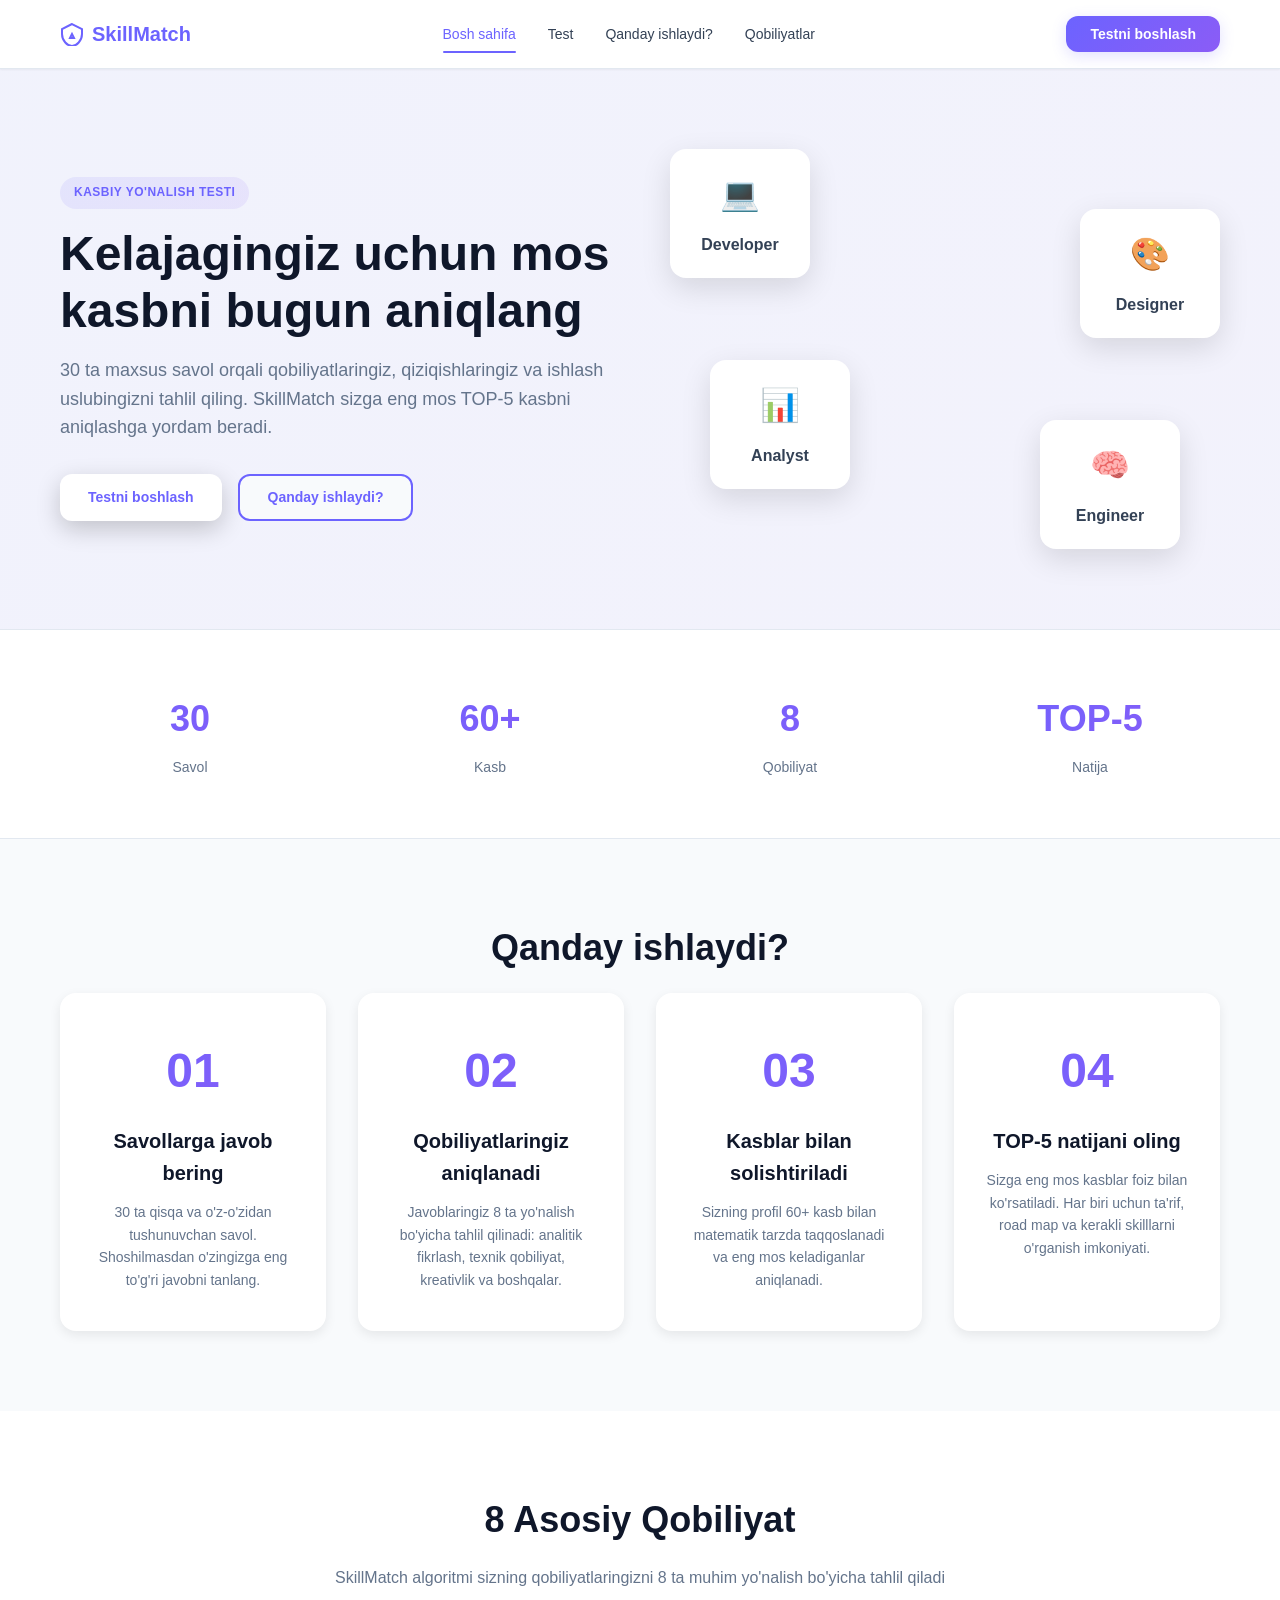
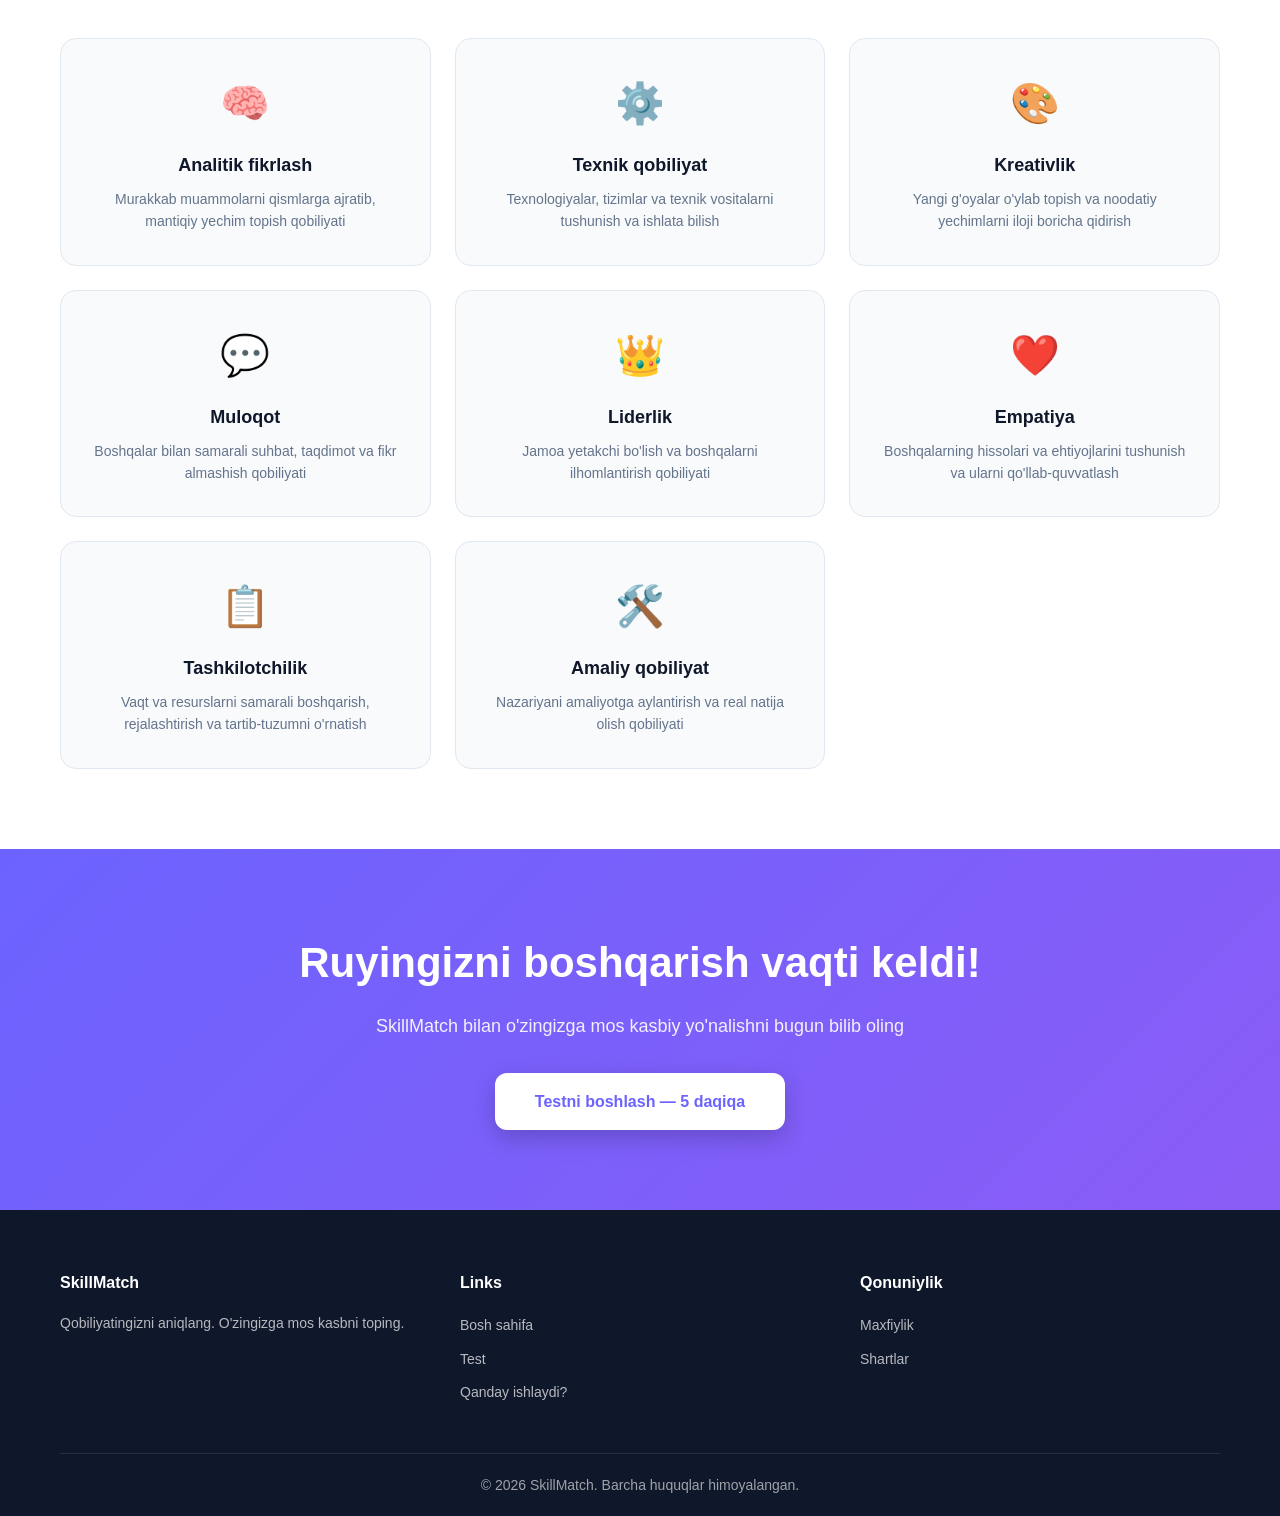
<file: index.html>
<!DOCTYPE html>
<html lang="uz">
<head>
    <meta charset="UTF-8">
    <meta name="viewport" content="width=device-width, initial-scale=1.0">
    <meta name="description" content="SkillMatch — 30 ta savol orqali qobiliyatlaringizni aniqlang va sizga mos TOP-5 kasbni bilib oling.">
    <meta name="keywords" content="kasb, test, qabiliyat, o'zbek, kasbiy yo'nalish">
    <meta name="theme-color" content="#6C63FF">
    <meta property="og:title" content="SkillMatch — O'zingizga mos kasbni toping">
    <meta property="og:description" content="30 ta savol orqali qobiliyatlaringizni aniqlang va sizga mos TOP-5 kasbni bilib oling.">
    <meta property="og:type" content="website">
    <title>SkillMatch — O'zingizga mos kasbni toping</title>
    <link rel="stylesheet" href="css/style.css">
    <link rel="icon" href="favicon.svg" type="image/svg+xml">
</head>
<body>
    <!-- HEADER -->
    <header class="header">
        <div class="container">
            <div class="header-content">
                <div class="logo">
                    <svg width="24" height="24" viewBox="0 0 24 24" fill="none" stroke="currentColor" stroke-width="2">
                        <path d="M12 2L2 7V12C2 18.6 7.4 24 12 24C16.6 24 22 18.6 22 12V7L12 2Z"></path>
                        <path d="M12 12L10 16L14 16L12 12Z"></path>
                    </svg>
                    <span>SkillMatch</span>
                </div>
                <nav class="nav desktop-nav">
                    <a href="index.html" class="nav-link active">Bosh sahifa</a>
                    <a href="test.html" class="nav-link">Test</a>
                    <a href="#how-it-works" class="nav-link">Qanday ishlaydi?</a>
                    <a href="#skills" class="nav-link">Qobiliyatlar</a>
                </nav>
                <button class="cta-btn">Testni boshlash</button>
                <button class="menu-btn" id="menuBtn">
                    <svg width="24" height="24" viewBox="0 0 24 24" fill="none" stroke="currentColor" stroke-width="2">
                        <line x1="3" y1="6" x2="21" y2="6"></line>
                        <line x1="3" y1="12" x2="21" y2="12"></line>
                        <line x1="3" y1="18" x2="21" y2="18"></line>
                    </svg>
                </button>
            </div>
        </div>
        <nav class="nav mobile-nav" id="mobileNav">
            <a href="index.html" class="nav-link active">Bosh sahifa</a>
            <a href="test.html" class="nav-link">Test</a>
            <a href="#how-it-works" class="nav-link">Qanday ishlaydi?</a>
            <a href="#skills" class="nav-link">Qobiliyatlar</a>
        </nav>
    </header>

    <!-- HERO SECTION -->
    <section class="hero">
        <div class="container">
            <div class="hero-content">
                <div class="hero-text">
                    <span class="badge">KASBIY YO'NALISH TESTI</span>
                    <h1 class="hero-title">Kelajagingiz uchun mos kasbni bugun aniqlang</h1>
                    <p class="hero-description">
                        30 ta maxsus savol orqali qobiliyatlaringiz, qiziqishlaringiz va ishlash uslubingizni tahlil qiling. SkillMatch sizga eng mos TOP-5 kasbni aniqlashga yordam beradi.
                    </p>
                    <div class="hero-buttons">
                        <a href="test.html" class="btn btn-primary">Testni boshlash</a>
                        <button class="btn btn-secondary" onclick="document.getElementById('how-it-works').scrollIntoView({ behavior: 'smooth' })">Qanday ishlaydi?</button>
                    </div>
                </div>
                <div class="hero-image">
                    <div class="career-cards">
                        <div class="card card-1">
                            <span class="emoji">💻</span>
                            <p>Developer</p>
                        </div>
                        <div class="card card-2">
                            <span class="emoji">🎨</span>
                            <p>Designer</p>
                        </div>
                        <div class="card card-3">
                            <span class="emoji">📊</span>
                            <p>Analyst</p>
                        </div>
                        <div class="card card-4">
                            <span class="emoji">🧠</span>
                            <p>Engineer</p>
                        </div>
                    </div>
                </div>
            </div>
        </div>
    </section>

    <!-- HERO STATS -->
    <section class="hero-stats">
        <div class="container">
            <div class="stats-grid">
                <div class="stat-item">
                    <div class="stat-number">30</div>
                    <div class="stat-label">Savol</div>
                </div>
                <div class="stat-item">
                    <div class="stat-number">60+</div>
                    <div class="stat-label">Kasb</div>
                </div>
                <div class="stat-item">
                    <div class="stat-number">8</div>
                    <div class="stat-label">Qobiliyat</div>
                </div>
                <div class="stat-item">
                    <div class="stat-number">TOP-5</div>
                    <div class="stat-label">Natija</div>
                </div>
            </div>
        </div>
    </section>

    <!-- HOW IT WORKS SECTION -->
    <section class="how-it-works" id="how-it-works">
        <div class="container">
            <h2 class="section-title">Qanday ishlaydi?</h2>
            <div class="steps-grid">
                <div class="step-card">
                    <div class="step-number">01</div>
                    <h3>Savollarga javob bering</h3>
                    <p>30 ta qisqa va o'z-o'zidan tushunuvchan savol. Shoshilmasdan o'zingizga eng to'g'ri javobni tanlang.</p>
                </div>
                <div class="step-card">
                    <div class="step-number">02</div>
                    <h3>Qobiliyatlaringiz aniqlanadi</h3>
                    <p>Javoblaringiz 8 ta yo'nalish bo'yicha tahlil qilinadi: analitik fikrlash, texnik qobiliyat, kreativlik va boshqalar.</p>
                </div>
                <div class="step-card">
                    <div class="step-number">03</div>
                    <h3>Kasblar bilan solishtiriladi</h3>
                    <p>Sizning profil 60+ kasb bilan matematik tarzda taqqoslanadi va eng mos keladiganlar aniqlanadi.</p>
                </div>
                <div class="step-card">
                    <div class="step-number">04</div>
                    <h3>TOP-5 natijani oling</h3>
                    <p>Sizga eng mos kasblar foiz bilan ko'rsatiladi. Har biri uchun ta'rif, road map va kerakli skilllarni o'rganish imkoniyati.</p>
                </div>
            </div>
        </div>
    </section>

    <!-- SKILLS SECTION -->
    <section class="skills-section" id="skills">
        <div class="container">
            <h2 class="section-title">8 Asosiy Qobiliyat</h2>
            <p class="section-subtitle">SkillMatch algoritmi sizning qobiliyatlaringizni 8 ta muhim yo'nalish bo'yicha tahlil qiladi</p>
            <div class="skills-grid">
                <div class="skill-card">
                    <div class="skill-icon">🧠</div>
                    <h3>Analitik fikrlash</h3>
                    <p>Murakkab muammolarni qismlarga ajratib, mantiqiy yechim topish qobiliyati</p>
                </div>
                <div class="skill-card">
                    <div class="skill-icon">⚙️</div>
                    <h3>Texnik qobiliyat</h3>
                    <p>Texnologiyalar, tizimlar va texnik vositalarni tushunish va ishlata bilish</p>
                </div>
                <div class="skill-card">
                    <div class="skill-icon">🎨</div>
                    <h3>Kreativlik</h3>
                    <p>Yangi g'oyalar o'ylab topish va noodatiy yechimlarni iloji boricha qidirish</p>
                </div>
                <div class="skill-card">
                    <div class="skill-icon">💬</div>
                    <h3>Muloqot</h3>
                    <p>Boshqalar bilan samarali suhbat, taqdimot va fikr almashish qobiliyati</p>
                </div>
                <div class="skill-card">
                    <div class="skill-icon">👑</div>
                    <h3>Liderlik</h3>
                    <p>Jamoa yetakchi bo'lish va boshqalarni ilhomlantirish qobiliyati</p>
                </div>
                <div class="skill-card">
                    <div class="skill-icon">❤️</div>
                    <h3>Empatiya</h3>
                    <p>Boshqalarning hissolari va ehtiyojlarini tushunish va ularni qo'llab-quvvatlash</p>
                </div>
                <div class="skill-card">
                    <div class="skill-icon">📋</div>
                    <h3>Tashkilotchilik</h3>
                    <p>Vaqt va resurslarni samarali boshqarish, rejalashtirish va tartib-tuzumni o'rnatish</p>
                </div>
                <div class="skill-card">
                    <div class="skill-icon">🛠️</div>
                    <h3>Amaliy qobiliyat</h3>
                    <p>Nazariyani amaliyotga aylantirish va real natija olish qobiliyati</p>
                </div>
            </div>
        </div>
    </section>

    <!-- CTA SECTION -->
    <section class="cta-section">
        <div class="container">
            <div class="cta-content">
                <h2>Ruyingizni boshqarish vaqti keldi!</h2>
                <p>SkillMatch bilan o'zingizga mos kasbiy yo'nalishni bugun bilib oling</p>
                <a href="test.html" class="btn btn-primary btn-large">Testni boshlash — 5 daqiqa</a>
            </div>
        </div>
    </section>

    <!-- FOOTER -->
    <footer class="footer">
        <div class="container">
            <div class="footer-content">
                <div class="footer-section">
                    <h4>SkillMatch</h4>
                    <p>Qobiliyatingizni aniqlang. O'zingizga mos kasbni toping.</p>
                </div>
                <div class="footer-section">
                    <h4>Links</h4>
                    <ul>
                        <li><a href="index.html">Bosh sahifa</a></li>
                        <li><a href="test.html">Test</a></li>
                        <li><a href="#how-it-works">Qanday ishlaydi?</a></li>
                    </ul>
                </div>
                <div class="footer-section">
                    <h4>Qonuniylik</h4>
                    <ul>
                        <li><a href="#">Maxfiylik</a></li>
                        <li><a href="#">Shartlar</a></li>
                    </ul>
                </div>
            </div>
            <div class="footer-bottom">
                <p>&copy; 2026 SkillMatch. Barcha huquqlar himoyalangan.</p>
            </div>
        </div>
    </footer>

    <script>
        // Mobile menu toggle
        const menuBtn = document.getElementById('menuBtn');
        const mobileNav = document.getElementById('mobileNav');

        menuBtn.addEventListener('click', function() {
            mobileNav.classList.toggle('active');
        });

        // Close mobile menu when link is clicked
        document.querySelectorAll('.mobile-nav .nav-link').forEach(link => {
            link.addEventListener('click', function() {
                mobileNav.classList.remove('active');
            });
        });

        // CTA button navigation
        document.querySelectorAll('.cta-btn').forEach(btn => {
            btn.addEventListener('click', function() {
                window.location.href = 'test.html';
            });
        });
    </script>
</body>
</html>
</file>
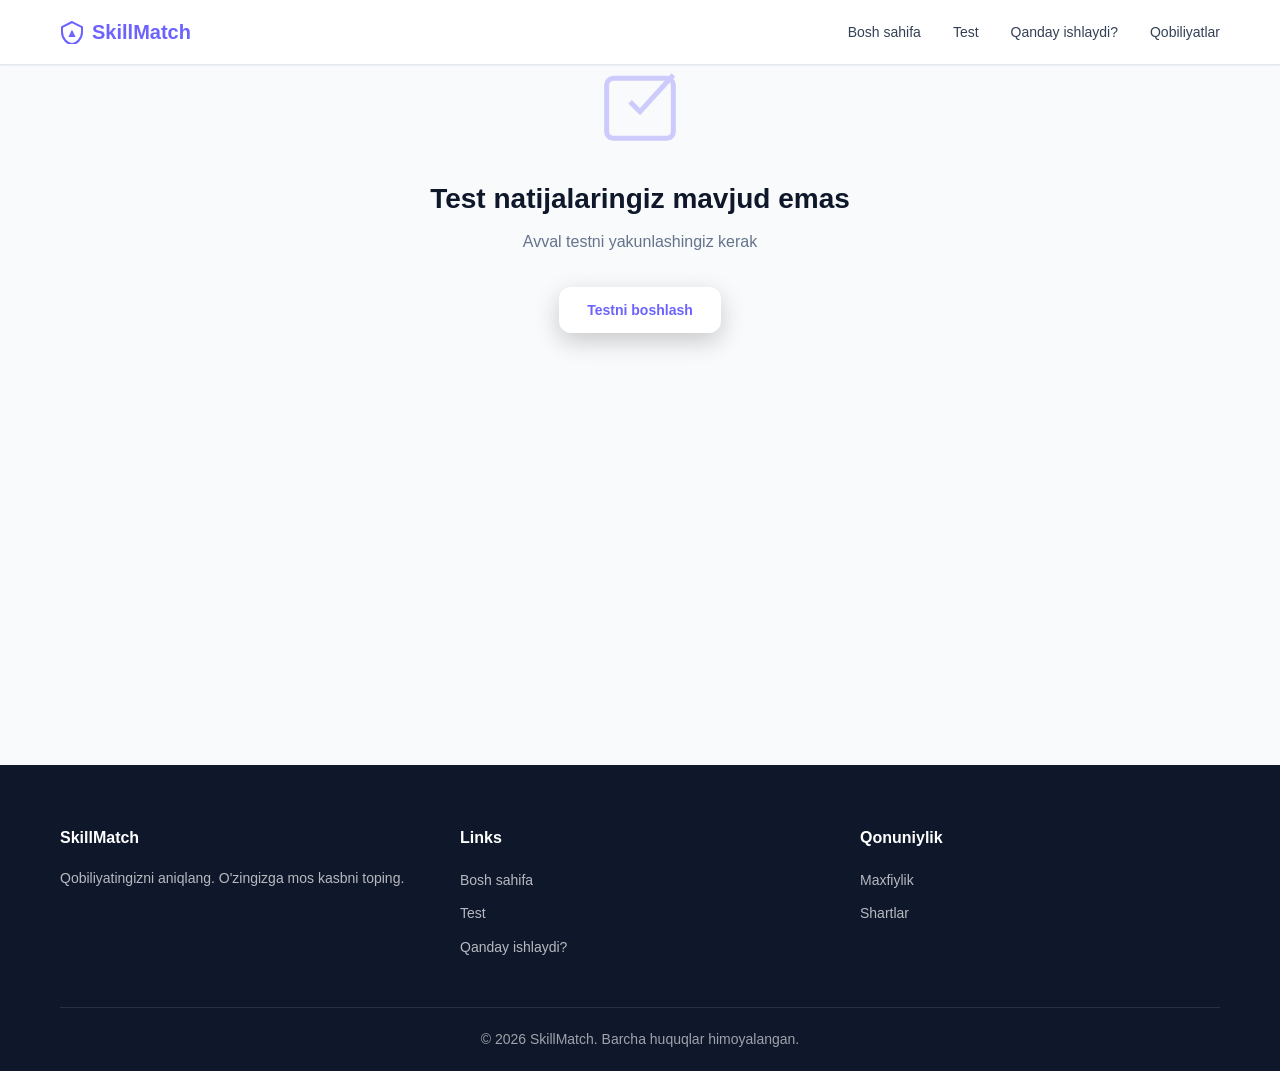
<file: result.html>
<!DOCTYPE html>
<html lang="uz">
<head>
    <meta charset="UTF-8">
    <meta name="viewport" content="width=device-width, initial-scale=1.0">
    <meta name="description" content="SkillMatch — Sizning test natijalaringiz">
    <title>SkillMatch — Test Natijasi</title>
    <link rel="stylesheet" href="css/style.css">
    <link rel="icon" href="favicon.svg" type="image/svg+xml">
</head>
<body>
    <!-- HEADER -->
    <header class="header">
        <div class="container">
            <div class="header-content">
                <div class="logo">
                    <svg width="24" height="24" viewBox="0 0 24 24" fill="none" stroke="currentColor" stroke-width="2">
                        <path d="M12 2L2 7V12C2 18.6 7.4 24 12 24C16.6 24 22 18.6 22 12V7L12 2Z"></path>
                        <path d="M12 12L10 16L14 16L12 12Z"></path>
                    </svg>
                    <span>SkillMatch</span>
                </div>
                <nav class="nav desktop-nav">
                    <a href="index.html" class="nav-link">Bosh sahifa</a>
                    <a href="test.html" class="nav-link">Test</a>
                    <a href="index.html#how-it-works" class="nav-link">Qanday ishlaydi?</a>
                    <a href="index.html#skills" class="nav-link">Qobiliyatlar</a>
                </nav>
                <button class="menu-btn" id="menuBtn">
                    <svg width="24" height="24" viewBox="0 0 24 24" fill="none" stroke="currentColor" stroke-width="2">
                        <line x1="3" y1="6" x2="21" y2="6"></line>
                        <line x1="3" y1="12" x2="21" y2="12"></line>
                        <line x1="3" y1="18" x2="21" y2="18"></line>
                    </svg>
                </button>
            </div>
        </div>
        <nav class="nav mobile-nav" id="mobileNav">
            <a href="index.html" class="nav-link">Bosh sahifa</a>
            <a href="test.html" class="nav-link">Test</a>
            <a href="index.html#how-it-works" class="nav-link">Qanday ishlaydi?</a>
            <a href="index.html#skills" class="nav-link">Qobiliyatlar</a>
        </nav>
    </header>

    <!-- EMPTY STATE (if no results) -->
    <div class="empty-state" id="emptyState">
        <div class="container">
            <div class="empty-state-content">
                <svg width="80" height="80" viewBox="0 0 24 24" fill="none" stroke="currentColor" stroke-width="1.5">
                    <path d="M9 11L12 14L22 3"></path>
                    <path d="M20 4H4C2.9 4 2 4.9 2 6V20C2 21.1 2.9 22 4 22H20C21.1 22 22 21.1 22 20V6C22 4.9 21.1 4 20 4Z"></path>
                </svg>
                <h2>Test natijalaringiz mavjud emas</h2>
                <p>Avval testni yakunlashingiz kerak</p>
                <a href="test.html" class="btn btn-primary">Testni boshlash</a>
            </div>
        </div>
    </div>

    <!-- RESULTS CONTENT -->
    <main class="results-container" id="resultsContent" style="display: none;">
        <div class="container">
            <!-- HEADER -->
            <div class="results-header">
                <span class="badge">TEST YAKUNLANDI</span>
                <h1>Sizning SkillMatch natijangiz</h1>
                <p>Javoblaringiz asosida sizga eng mos kasbiy yo'nalishlarni aniqladik.</p>
            </div>

            <!-- TOP-1 RESULT -->
            <div class="top-result">
                <div class="top-result-badge">🥇 ENG MOS KASB</div>
                <div class="top-result-content">
                    <div class="top-result-icon" id="topIcon"></div>
                    <h2 id="topTitle"></h2>
                    <div class="match-percentage">
                        <div class="percentage-circle" id="percentageCircle"></div>
                        <span id="topPercentage"></span>
                    </div>
                    <p class="top-description" id="topDescription"></p>
                    <button class="btn btn-secondary" onclick="openCareerModal(0)">Batafsil ko'rish</button>
                </div>
            </div>

            <!-- TOP-5 RESULTS -->
            <div class="top-results-section">
                <h2 class="section-title">TOP-5 Natijalar</h2>
                <div class="careers-grid" id="careersGrid"></div>
            </div>

            <!-- SKILLS CHART -->
            <div class="skills-chart-section">
                <h2 class="section-title">Sizning Qobiliyatlar Profili</h2>
                <div class="skills-chart" id="skillsChart"></div>
            </div>

            <!-- STRENGTHS -->
            <div class="strengths-section">
                <h2 class="section-title">Sizning Kuchli Tomonlaringiz</h2>
                <div class="strengths-grid" id="strengthsGrid"></div>
            </div>

            <!-- AREAS FOR DEVELOPMENT -->
            <div class="development-section">
                <h2 class="section-title">Rivojlantirish Mumkin Bo'lgan Tomonlar</h2>
                <div class="development-grid" id="developmentGrid"></div>
            </div>

            <!-- ACTION BUTTONS -->
            <div class="action-buttons">
                <button class="btn btn-secondary" onclick="retakeTest()">Testni qayta ishlash</button>
                <button class="btn btn-primary" onclick="shareResults()">Natijani ulashish</button>
            </div>

            <!-- DISCLAIMER -->
            <div class="disclaimer">
                <p><strong>Disclaimer:</strong> SkillMatch natijalari sizga yo'nalish tanlashda yordam beruvchi tavsiya hisoblanadi. Yakuniy kasb tanlovi sizning qiziqishlaringiz, imkoniyatlaringiz, tajribangiz va maqsadlaringizga bog'liq.</p>
            </div>
        </div>
    </main>

    <!-- CAREER MODAL -->
    <div class="modal" id="careerModal">
        <div class="modal-content">
            <button class="modal-close" onclick="closeCareerModal()">✕</button>
            <div id="modalBody"></div>
        </div>
    </div>

    <!-- FOOTER -->
    <footer class="footer">
        <div class="container">
            <div class="footer-content">
                <div class="footer-section">
                    <h4>SkillMatch</h4>
                    <p>Qobiliyatingizni aniqlang. O'zingizga mos kasbni toping.</p>
                </div>
                <div class="footer-section">
                    <h4>Links</h4>
                    <ul>
                        <li><a href="index.html">Bosh sahifa</a></li>
                        <li><a href="test.html">Test</a></li>
                        <li><a href="index.html#how-it-works">Qanday ishlaydi?</a></li>
                    </ul>
                </div>
                <div class="footer-section">
                    <h4>Qonuniylik</h4>
                    <ul>
                        <li><a href="#">Maxfiylik</a></li>
                        <li><a href="#">Shartlar</a></li>
                    </ul>
                </div>
            </div>
            <div class="footer-bottom">
                <p>&copy; 2026 SkillMatch. Barcha huquqlar himoyalangan.</p>
            </div>
        </div>
    </footer>

    <script src="js/careers.js"></script>
    <script src="js/result.js"></script>
</body>
</html>
</file>
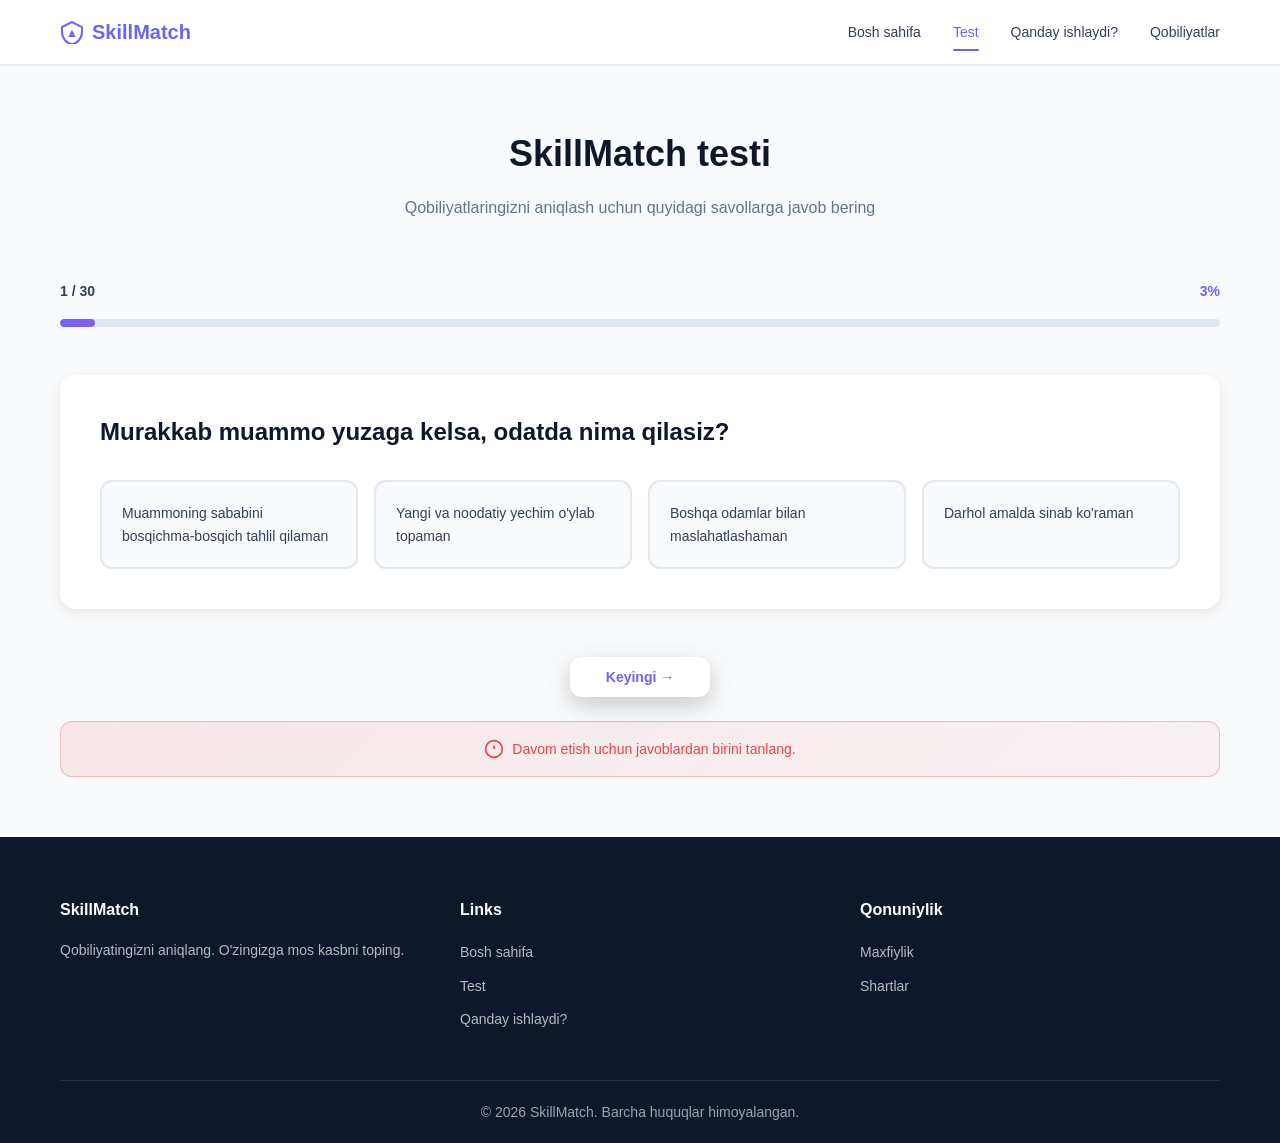
<file: test.html>
<!DOCTYPE html>
<html lang="uz">
<head>
    <meta charset="UTF-8">
    <meta name="viewport" content="width=device-width, initial-scale=1.0">
    <meta name="description" content="SkillMatch Test — 30 ta savol orqali qobiliyatlarini aniqlash testi">
    <title>SkillMatch — Test</title>
    <link rel="stylesheet" href="css/style.css">
    <link rel="icon" href="favicon.svg" type="image/svg+xml">
</head>
<body>
    <!-- HEADER -->
    <header class="header">
        <div class="container">
            <div class="header-content">
                <div class="logo">
                    <svg width="24" height="24" viewBox="0 0 24 24" fill="none" stroke="currentColor" stroke-width="2">
                        <path d="M12 2L2 7V12C2 18.6 7.4 24 12 24C16.6 24 22 18.6 22 12V7L12 2Z"></path>
                        <path d="M12 12L10 16L14 16L12 12Z"></path>
                    </svg>
                    <span>SkillMatch</span>
                </div>
                <nav class="nav desktop-nav">
                    <a href="index.html" class="nav-link">Bosh sahifa</a>
                    <a href="test.html" class="nav-link active">Test</a>
                    <a href="index.html#how-it-works" class="nav-link">Qanday ishlaydi?</a>
                    <a href="index.html#skills" class="nav-link">Qobiliyatlar</a>
                </nav>
                <button class="menu-btn" id="menuBtn">
                    <svg width="24" height="24" viewBox="0 0 24 24" fill="none" stroke="currentColor" stroke-width="2">
                        <line x1="3" y1="6" x2="21" y2="6"></line>
                        <line x1="3" y1="12" x2="21" y2="12"></line>
                        <line x1="3" y1="18" x2="21" y2="18"></line>
                    </svg>
                </button>
            </div>
        </div>
        <nav class="nav mobile-nav" id="mobileNav">
            <a href="index.html" class="nav-link">Bosh sahifa</a>
            <a href="test.html" class="nav-link active">Test</a>
            <a href="index.html#how-it-works" class="nav-link">Qanday ishlaydi?</a>
            <a href="index.html#skills" class="nav-link">Qobiliyatlar</a>
        </nav>
    </header>

    <!-- MAIN CONTENT -->
    <main class="test-container">
        <div class="container">
            <div class="test-header">
                <h1>SkillMatch testi</h1>
                <p class="test-subtitle">Qobiliyatlaringizni aniqlash uchun quyidagi savollarga javob bering</p>
            </div>

            <!-- PROGRESS BAR -->
            <div class="progress-section">
                <div class="progress-info">
                    <span class="question-counter"><span id="currentQuestion">1</span> / 30</span>
                    <span class="progress-percentage" id="progressPercentage">3%</span>
                </div>
                <div class="progress-bar">
                    <div class="progress-fill" id="progressFill"></div>
                </div>
            </div>

            <!-- QUESTION SECTION -->
            <div class="question-section">
                <div class="question-card">
                    <h2 id="questionText" class="question-text"></h2>
                    <div class="options-container" id="optionsContainer"></div>
                </div>
            </div>

            <!-- NAVIGATION BUTTONS -->
            <div class="test-navigation">
                <button class="btn btn-secondary" id="prevBtn" onclick="previousQuestion()">← Oldingi</button>
                <button class="btn btn-primary" id="nextBtn" onclick="nextQuestion()">Keyingi →</button>
            </div>

            <!-- VALIDATION MESSAGE -->
            <div class="validation-message" id="validationMessage">
                <svg width="20" height="20" viewBox="0 0 24 24" fill="none" stroke="currentColor" stroke-width="2">
                    <circle cx="12" cy="12" r="10"></circle>
                    <line x1="12" y1="8" x2="12" y2="12"></line>
                    <line x1="12" y1="16" x2="12.01" y2="16"></line>
                </svg>
                <span>Davom etish uchun javoblardan birini tanlang.</span>
            </div>
        </div>
    </main>

    <!-- FOOTER -->
    <footer class="footer">
        <div class="container">
            <div class="footer-content">
                <div class="footer-section">
                    <h4>SkillMatch</h4>
                    <p>Qobiliyatingizni aniqlang. O'zingizga mos kasbni toping.</p>
                </div>
                <div class="footer-section">
                    <h4>Links</h4>
                    <ul>
                        <li><a href="index.html">Bosh sahifa</a></li>
                        <li><a href="test.html">Test</a></li>
                        <li><a href="index.html#how-it-works">Qanday ishlaydi?</a></li>
                    </ul>
                </div>
                <div class="footer-section">
                    <h4>Qonuniylik</h4>
                    <ul>
                        <li><a href="#">Maxfiylik</a></li>
                        <li><a href="#">Shartlar</a></li>
                    </ul>
                </div>
            </div>
            <div class="footer-bottom">
                <p>&copy; 2026 SkillMatch. Barcha huquqlar himoyalangan.</p>
            </div>
        </div>
    </footer>

    <script src="js/questions.js"></script>
    <script src="js/test.js"></script>
</body>
</html>
</file>
<file: css/style.css>
/* ============================================
   VARIABLES & GLOBAL STYLES
   ============================================ */

:root {
    --primary: #6C63FF;
    --secondary: #8B5CF6;
    --dark: #0F172A;
    --text: #334155;
    --text-light: #64748B;
    --bg: #F8FAFC;
    --card: #FFFFFF;
    --success: #22C55E;
    --warning: #F59E0B;
    --danger: #EF4444;
    --border: #E2E8F0;
    
    --radius: 12px;
    --radius-lg: 16px;
    --shadow-sm: 0 1px 2px rgba(0, 0, 0, 0.05);
    --shadow-md: 0 4px 12px rgba(0, 0, 0, 0.08);
    --shadow-lg: 0 10px 30px rgba(0, 0, 0, 0.12);
    
    --transition: all 0.3s ease;
}

* {
    margin: 0;
    padding: 0;
    box-sizing: border-box;
}

html {
    scroll-behavior: smooth;
}

body {
    font-family: -apple-system, BlinkMacSystemFont, 'Segoe UI', Roboto, 'Helvetica Neue', Arial, sans-serif;
    color: var(--text);
    background-color: var(--bg);
    line-height: 1.6;
    overflow-x: hidden;
}

.container {
    max-width: 1200px;
    margin: 0 auto;
    padding: 0 20px;
}

/* ============================================
   HEADER & NAVIGATION
   ============================================ */

.header {
    background: var(--card);
    border-bottom: 1px solid var(--border);
    position: sticky;
    top: 0;
    z-index: 1000;
    box-shadow: var(--shadow-sm);
}

.header-content {
    display: flex;
    justify-content: space-between;
    align-items: center;
    padding: 16px 0;
}

.logo {
    display: flex;
    align-items: center;
    gap: 8px;
    font-size: 20px;
    font-weight: 700;
    color: var(--primary);
    text-decoration: none;
}

.logo svg {
    color: var(--primary);
}

.nav {
    display: flex;
    gap: 32px;
    align-items: center;
}

.nav-link {
    color: var(--text);
    text-decoration: none;
    font-size: 14px;
    font-weight: 500;
    transition: var(--transition);
    position: relative;
}

.nav-link:hover {
    color: var(--primary);
}

.nav-link.active {
    color: var(--primary);
}

.nav-link.active::after {
    content: '';
    position: absolute;
    bottom: -8px;
    left: 0;
    right: 0;
    height: 2px;
    background: var(--primary);
    border-radius: 1px;
}

.cta-btn {
    background: linear-gradient(135deg, var(--primary), var(--secondary));
    color: white;
    border: none;
    padding: 10px 24px;
    border-radius: var(--radius);
    font-weight: 600;
    font-size: 14px;
    cursor: pointer;
    transition: var(--transition);
    box-shadow: 0 4px 15px rgba(108, 99, 255, 0.2);
}

.cta-btn:hover {
    transform: translateY(-2px);
    box-shadow: 0 6px 20px rgba(108, 99, 255, 0.3);
}

.menu-btn {
    display: none;
    background: none;
    border: none;
    cursor: pointer;
    color: var(--text);
}

.mobile-nav {
    display: none;
    flex-direction: column;
    gap: 16px;
    padding: 16px 0;
    border-top: 1px solid var(--border);
}

.mobile-nav.active {
    display: flex;
}

/* ============================================
   RESPONSIVE - MOBILE
   ============================================ */

@media (max-width: 768px) {
    .desktop-nav,
    .cta-btn {
        display: none;
    }

    .menu-btn {
        display: block;
    }

    .mobile-nav {
        position: absolute;
        top: 100%;
        left: 0;
        right: 0;
        background: var(--card);
        padding: 20px;
        border-top: 1px solid var(--border);
        display: none;
        flex-direction: column;
        gap: 12px;
    }

    .mobile-nav a {
        padding: 12px;
        border-radius: var(--radius);
        transition: var(--transition);
    }

    .mobile-nav a:hover {
        background: var(--bg);
    }
}

/* ============================================
   BUTTONS
   ============================================ */

.btn {
    padding: 12px 28px;
    border: none;
    border-radius: var(--radius);
    font-weight: 600;
    font-size: 14px;
    cursor: pointer;
    transition: var(--transition);
    text-decoration: none;
    display: inline-block;
    text-align: center;
}

.btn-primary {
    background: linear-gradient(135deg, var(--primary), var(--secondary));
    color: white;
    box-shadow: 0 4px 15px rgba(108, 99, 255, 0.2);
}

.btn-primary:hover {
    transform: translateY(-2px);
    box-shadow: 0 6px 20px rgba(108, 99, 255, 0.3);
}

.btn-secondary {
    background: var(--bg);
    color: var(--primary);
    border: 2px solid var(--primary);
}

.btn-secondary:hover {
    background: var(--primary);
    color: white;
}

.btn-large {
    padding: 16px 40px;
    font-size: 16px;
}

/* ============================================
   BADGE
   ============================================ */

.badge {
    display: inline-block;
    background: linear-gradient(135deg, rgba(108, 99, 255, 0.1), rgba(139, 92, 246, 0.1));
    color: var(--primary);
    padding: 6px 14px;
    border-radius: 20px;
    font-size: 12px;
    font-weight: 600;
    text-transform: uppercase;
    letter-spacing: 0.5px;
}

/* ============================================
   HERO SECTION
   ============================================ */

.hero {
    padding: 80px 0;
    background: linear-gradient(135deg, rgba(108, 99, 255, 0.05), rgba(139, 92, 246, 0.05));
}

.hero-content {
    display: grid;
    grid-template-columns: 1fr 1fr;
    gap: 60px;
    align-items: center;
}

.hero-text {
    animation: fadeInLeft 0.6s ease;
}

.hero-title {
    font-size: 48px;
    font-weight: 800;
    color: var(--dark);
    margin: 16px 0;
    line-height: 1.2;
}

.hero-description {
    font-size: 18px;
    color: var(--text-light);
    margin-bottom: 32px;
    line-height: 1.6;
}

.hero-buttons {
    display: flex;
    gap: 16px;
    flex-wrap: wrap;
}

.hero-image {
    position: relative;
    height: 400px;
    animation: fadeInRight 0.6s ease;
}

.career-cards {
    position: relative;
    width: 100%;
    height: 100%;
}

.card {
    position: absolute;
    background: var(--card);
    padding: 20px;
    border-radius: var(--radius-lg);
    box-shadow: var(--shadow-lg);
    display: flex;
    flex-direction: column;
    align-items: center;
    gap: 12px;
    transition: var(--transition);
}

.card-1 {
    width: 140px;
    top: 0;
    left: 0;
    animation: float 3s ease-in-out infinite;
}

.card-2 {
    width: 140px;
    top: 60px;
    right: 0;
    animation: float 3s ease-in-out infinite 0.5s;
}

.card-3 {
    width: 140px;
    bottom: 60px;
    left: 40px;
    animation: float 3s ease-in-out infinite 1s;
}

.card-4 {
    width: 140px;
    bottom: 0;
    right: 40px;
    animation: float 3s ease-in-out infinite 1.5s;
}

.card:hover {
    transform: translateY(-10px);
    box-shadow: 0 15px 40px rgba(108, 99, 255, 0.2);
}

.card .emoji {
    font-size: 32px;
}

.card p {
    font-weight: 600;
    text-align: center;
}

@keyframes float {
    0%, 100% { transform: translateY(0px); }
    50% { transform: translateY(-20px); }
}

@keyframes fadeInLeft {
    from {
        opacity: 0;
        transform: translateX(-30px);
    }
    to {
        opacity: 1;
        transform: translateX(0);
    }
}

@keyframes fadeInRight {
    from {
        opacity: 0;
        transform: translateX(30px);
    }
    to {
        opacity: 1;
        transform: translateX(0);
    }
}

/* ============================================
   HERO STATS
   ============================================ */

.hero-stats {
    padding: 60px 0;
    background: var(--card);
    border-top: 1px solid var(--border);
    border-bottom: 1px solid var(--border);
}

.stats-grid {
    display: grid;
    grid-template-columns: repeat(auto-fit, minmax(150px, 1fr));
    gap: 40px;
    text-align: center;
}

.stat-item {
    animation: fadeInUp 0.6s ease 0.2s both;
}

.stat-number {
    font-size: 36px;
    font-weight: 800;
    background: linear-gradient(135deg, var(--primary), var(--secondary));
    -webkit-background-clip: text;
    -webkit-text-fill-color: transparent;
    background-clip: text;
}

.stat-label {
    color: var(--text-light);
    font-size: 14px;
    margin-top: 8px;
}

@keyframes fadeInUp {
    from {
        opacity: 0;
        transform: translateY(20px);
    }
    to {
        opacity: 1;
        transform: translateY(0);
    }
}

/* ============================================
   SECTION TITLE
   ============================================ */

.section-title {
    font-size: 36px;
    font-weight: 800;
    color: var(--dark);
    margin-bottom: 16px;
    text-align: center;
}

.section-subtitle {
    text-align: center;
    color: var(--text-light);
    font-size: 16px;
    margin-bottom: 48px;
}

/* ============================================
   HOW IT WORKS SECTION
   ============================================ */

.how-it-works {
    padding: 80px 0;
    background: var(--bg);
}

.steps-grid {
    display: grid;
    grid-template-columns: repeat(auto-fit, minmax(250px, 1fr));
    gap: 32px;
}

.step-card {
    background: var(--card);
    padding: 40px 32px;
    border-radius: var(--radius-lg);
    text-align: center;
    box-shadow: var(--shadow-md);
    transition: var(--transition);
    position: relative;
    overflow: hidden;
}

.step-card::before {
    content: '';
    position: absolute;
    top: 0;
    left: 0;
    right: 0;
    height: 3px;
    background: linear-gradient(90deg, var(--primary), var(--secondary));
    transform: scaleX(0);
    transform-origin: left;
    transition: transform 0.3s ease;
}

.step-card:hover::before {
    transform: scaleX(1);
}

.step-card:hover {
    transform: translateY(-8px);
    box-shadow: var(--shadow-lg);
}

.step-number {
    font-size: 48px;
    font-weight: 800;
    background: linear-gradient(135deg, var(--primary), var(--secondary));
    -webkit-background-clip: text;
    -webkit-text-fill-color: transparent;
    background-clip: text;
    margin-bottom: 16px;
}

.step-card h3 {
    font-size: 20px;
    margin-bottom: 12px;
    color: var(--dark);
}

.step-card p {
    color: var(--text-light);
    font-size: 14px;
    line-height: 1.6;
}

/* ============================================
   SKILLS SECTION
   ============================================ */

.skills-section {
    padding: 80px 0;
    background: var(--card);
}

.skills-grid {
    display: grid;
    grid-template-columns: repeat(auto-fit, minmax(280px, 1fr));
    gap: 24px;
}

.skill-card {
    background: var(--bg);
    padding: 32px;
    border-radius: var(--radius-lg);
    text-align: center;
    border: 1px solid var(--border);
    transition: var(--transition);
}

.skill-card:hover {
    border-color: var(--primary);
    box-shadow: 0 8px 24px rgba(108, 99, 255, 0.1);
    transform: translateY(-4px);
}

.skill-icon {
    font-size: 40px;
    margin-bottom: 16px;
    display: block;
}

.skill-card h3 {
    font-size: 18px;
    color: var(--dark);
    margin-bottom: 8px;
}

.skill-card p {
    color: var(--text-light);
    font-size: 14px;
    line-height: 1.6;
}

/* ============================================
   CTA SECTION
   ============================================ */

.cta-section {
    padding: 80px 0;
    background: linear-gradient(135deg, var(--primary), var(--secondary));
    text-align: center;
}

.cta-content h2 {
    font-size: 42px;
    color: white;
    margin-bottom: 16px;
    font-weight: 800;
}

.cta-content p {
    font-size: 18px;
    color: rgba(255, 255, 255, 0.9);
    margin-bottom: 32px;
}

.btn-primary {
    background: white !important;
    color: var(--primary) !important;
    box-shadow: 0 8px 24px rgba(0, 0, 0, 0.2);
}

.btn-primary:hover {
    background: rgba(255, 255, 255, 0.9) !important;
}

/* ============================================
   FOOTER
   ============================================ */

.footer {
    background: var(--dark);
    color: white;
    padding: 60px 0 20px;
}

.footer-content {
    display: grid;
    grid-template-columns: repeat(auto-fit, minmax(200px, 1fr));
    gap: 40px;
    margin-bottom: 40px;
}

.footer-section h4 {
    margin-bottom: 16px;
    font-size: 16px;
}

.footer-section p {
    color: rgba(255, 255, 255, 0.7);
    font-size: 14px;
    line-height: 1.6;
}

.footer-section ul {
    list-style: none;
}

.footer-section ul li {
    margin-bottom: 8px;
}

.footer-section a {
    color: rgba(255, 255, 255, 0.7);
    text-decoration: none;
    font-size: 14px;
    transition: var(--transition);
}

.footer-section a:hover {
    color: white;
}

.footer-bottom {
    border-top: 1px solid rgba(255, 255, 255, 0.1);
    padding-top: 20px;
    text-align: center;
    color: rgba(255, 255, 255, 0.6);
    font-size: 14px;
}

/* ============================================
   TEST PAGE STYLES
   ============================================ */

.test-container {
    min-height: calc(100vh - 200px);
    padding: 60px 0;
}

.test-header {
    text-align: center;
    margin-bottom: 60px;
}

.test-header h1 {
    font-size: 36px;
    color: var(--dark);
    margin-bottom: 12px;
}

.test-subtitle {
    color: var(--text-light);
    font-size: 16px;
}

.progress-section {
    margin-bottom: 48px;
}

.progress-info {
    display: flex;
    justify-content: space-between;
    align-items: center;
    margin-bottom: 16px;
    font-size: 14px;
    font-weight: 600;
}

.question-counter {
    color: var(--text);
}

.progress-percentage {
    color: var(--primary);
}

.progress-bar {
    width: 100%;
    height: 8px;
    background: var(--border);
    border-radius: 10px;
    overflow: hidden;
}

.progress-fill {
    height: 100%;
    background: linear-gradient(90deg, var(--primary), var(--secondary));
    width: 3%;
    transition: width 0.4s ease;
    border-radius: 10px;
}

.question-section {
    margin-bottom: 48px;
}

.question-card {
    background: var(--card);
    padding: 40px;
    border-radius: var(--radius-lg);
    box-shadow: var(--shadow-md);
    animation: fadeInUp 0.4s ease;
}

.question-text {
    font-size: 24px;
    color: var(--dark);
    margin-bottom: 32px;
    line-height: 1.4;
    font-weight: 700;
}

.options-container {
    display: grid;
    grid-template-columns: repeat(auto-fit, minmax(250px, 1fr));
    gap: 16px;
}

.option {
    background: var(--bg);
    border: 2px solid var(--border);
    padding: 20px;
    border-radius: var(--radius);
    cursor: pointer;
    transition: var(--transition);
    position: relative;
    text-align: left;
    font-size: 14px;
}

.option:hover {
    border-color: var(--primary);
    background: rgba(108, 99, 255, 0.05);
}

.option.selected {
    border-color: var(--primary);
    background: linear-gradient(135deg, rgba(108, 99, 255, 0.1), rgba(139, 92, 246, 0.1));
}

.option.selected::after {
    content: '✓';
    position: absolute;
    top: 12px;
    right: 12px;
    width: 24px;
    height: 24px;
    background: linear-gradient(135deg, var(--primary), var(--secondary));
    color: white;
    border-radius: 50%;
    display: flex;
    align-items: center;
    justify-content: center;
    font-weight: bold;
    font-size: 14px;
}

.test-navigation {
    display: flex;
    gap: 16px;
    justify-content: center;
    margin-top: 48px;
}

.test-navigation .btn {
    min-width: 140px;
}

.validation-message {
    display: none;
    background: linear-gradient(135deg, rgba(239, 68, 68, 0.1), rgba(239, 68, 68, 0.05));
    border: 1px solid rgba(239, 68, 68, 0.3);
    color: var(--danger);
    padding: 16px;
    border-radius: var(--radius);
    margin-top: 24px;
    text-align: center;
    font-size: 14px;
    font-weight: 500;
    display: flex;
    align-items: center;
    justify-content: center;
    gap: 8px;
}

.validation-message.show {
    display: flex;
}

/* ============================================
   RESULT PAGE STYLES
   ============================================ */

.results-container {
    padding: 60px 0;
}

.empty-state {
    min-height: calc(100vh - 200px);
    display: flex;
    align-items: center;
    justify-content: center;
}

.empty-state-content {
    text-align: center;
    animation: fadeInUp 0.6s ease;
}

.empty-state-content svg {
    color: var(--primary);
    opacity: 0.3;
    margin-bottom: 24px;
}

.empty-state-content h2 {
    font-size: 28px;
    color: var(--dark);
    margin-bottom: 8px;
}

.empty-state-content p {
    color: var(--text-light);
    margin-bottom: 32px;
}

.results-header {
    text-align: center;
    margin-bottom: 60px;
    animation: fadeInUp 0.6s ease;
}

.results-header .badge {
    margin-bottom: 16px;
    display: inline-block;
}

.results-header h1 {
    font-size: 42px;
    color: var(--dark);
    margin-bottom: 16px;
    font-weight: 800;
}

.results-header p {
    font-size: 16px;
    color: var(--text-light);
    max-width: 600px;
    margin: 0 auto;
}

.top-result {
    background: linear-gradient(135deg, var(--primary), var(--secondary));
    padding: 60px 40px;
    border-radius: var(--radius-lg);
    text-align: center;
    margin-bottom: 80px;
    color: white;
    animation: fadeInUp 0.6s ease 0.1s both;
    box-shadow: 0 20px 50px rgba(108, 99, 255, 0.2);
}

.top-result-badge {
    font-size: 12px;
    font-weight: 700;
    text-transform: uppercase;
    letter-spacing: 1px;
    opacity: 0.9;
    margin-bottom: 24px;
    display: block;
}

.top-result-icon {
    font-size: 80px;
    margin-bottom: 24px;
}

.top-result h2 {
    font-size: 48px;
    margin-bottom: 32px;
    font-weight: 800;
}

.match-percentage {
    display: flex;
    align-items: center;
    justify-content: center;
    gap: 24px;
    margin-bottom: 32px;
    flex-wrap: wrap;
}

.percentage-circle {
    width: 140px;
    height: 140px;
    border-radius: 50%;
    background: rgba(255, 255, 255, 0.2);
    display: flex;
    align-items: center;
    justify-content: center;
    position: relative;
}

.top-description {
    font-size: 18px;
    line-height: 1.6;
    margin-bottom: 32px;
    opacity: 0.95;
}

.top-result .btn {
    background: white !important;
    color: var(--primary) !important;
}

.top-result .btn:hover {
    background: rgba(255, 255, 255, 0.9) !important;
}

.top-results-section {
    margin-bottom: 80px;
}

.careers-grid {
    display: grid;
    grid-template-columns: repeat(auto-fit, minmax(250px, 1fr));
    gap: 24px;
}

.career-card {
    background: var(--card);
    padding: 28px;
    border-radius: var(--radius-lg);
    border: 1px solid var(--border);
    cursor: pointer;
    transition: var(--transition);
    animation: fadeInUp 0.6s ease;
}

.career-card:hover {
    border-color: var(--primary);
    box-shadow: var(--shadow-lg);
    transform: translateY(-4px);
}

.career-badge {
    font-size: 20px;
    display: block;
    margin-bottom: 12px;
}

.career-card h3 {
    font-size: 20px;
    color: var(--dark);
    margin-bottom: 16px;
    font-weight: 700;
}

.career-match {
    display: flex;
    align-items: center;
    gap: 12px;
    margin-bottom: 16px;
}

.match-number {
    font-size: 24px;
    font-weight: 800;
    background: linear-gradient(135deg, var(--primary), var(--secondary));
    -webkit-background-clip: text;
    -webkit-text-fill-color: transparent;
    background-clip: text;
}

.match-bar {
    flex: 1;
    height: 8px;
    background: var(--border);
    border-radius: 4px;
    overflow: hidden;
}

.match-fill {
    height: 100%;
    background: linear-gradient(90deg, var(--primary), var(--secondary));
}

/* ============================================
   SKILLS CHART SECTION
   ============================================ */

.skills-chart-section {
    background: var(--card);
    padding: 48px;
    border-radius: var(--radius-lg);
    margin-bottom: 80px;
    box-shadow: var(--shadow-md);
    animation: fadeInUp 0.6s ease 0.2s both;
}

.skills-chart {
    display: grid;
    gap: 24px;
}

.skill-bar-row {
    display: grid;
    grid-template-columns: 150px 1fr 50px;
    gap: 16px;
    align-items: center;
}

.skill-name {
    font-weight: 600;
    color: var(--text);
    font-size: 14px;
}

.skill-bar-container {
    background: var(--border);
    height: 12px;
    border-radius: 6px;
    overflow: hidden;
    position: relative;
}

.skill-bar-fill {
    height: 100%;
    background: linear-gradient(90deg, var(--primary), var(--secondary));
    border-radius: 6px;
    transition: width 0.8s ease;
    position: relative;
}

.skill-bar-fill::after {
    content: '';
    position: absolute;
    top: 0;
    left: 0;
    right: 0;
    bottom: 0;
    background: linear-gradient(90deg, transparent, rgba(255, 255, 255, 0.3));
    animation: shimmer 2s infinite;
}

@keyframes shimmer {
    0% { transform: translateX(-100%); }
    100% { transform: translateX(100%); }
}

.skill-percentage {
    font-weight: 700;
    color: var(--primary);
    font-size: 14px;
    text-align: right;
    min-width: 45px;
}

/* ============================================
   STRENGTHS & DEVELOPMENT SECTIONS
   ============================================ */

.strengths-section,
.development-section {
    margin-bottom: 80px;
    animation: fadeInUp 0.6s ease 0.3s both;
}

.strengths-grid,
.development-grid {
    display: grid;
    grid-template-columns: repeat(auto-fit, minmax(300px, 1fr));
    gap: 24px;
}

.strength-card,
.development-card {
    background: var(--card);
    padding: 32px;
    border-radius: var(--radius-lg);
    border-left: 4px solid var(--success);
    box-shadow: var(--shadow-md);
}

.development-card {
    border-left-color: var(--warning);
}

.strength-card h3,
.development-card h3 {
    font-size: 18px;
    color: var(--dark);
    margin-bottom: 12px;
    font-weight: 700;
}

.strength-card p,
.development-card p {
    color: var(--text-light);
    font-size: 14px;
    line-height: 1.6;
}

/* ============================================
   ACTION BUTTONS
   ============================================ */

.action-buttons {
    display: flex;
    gap: 16px;
    justify-content: center;
    margin-bottom: 80px;
    flex-wrap: wrap;
}

.action-buttons .btn {
    min-width: 160px;
}

/* ============================================
   DISCLAIMER
   ============================================ */

.disclaimer {
    background: linear-gradient(135deg, rgba(96, 165, 250, 0.1), rgba(59, 130, 246, 0.1));
    border: 1px solid rgba(96, 165, 250, 0.3);
    padding: 24px;
    border-radius: var(--radius);
    text-align: center;
    color: var(--text);
    font-size: 13px;
    line-height: 1.6;
    animation: fadeInUp 0.6s ease 0.4s both;
}

/* ============================================
   MODAL
   ============================================ */

.modal {
    display: none;
    position: fixed;
    top: 0;
    left: 0;
    right: 0;
    bottom: 0;
    background: rgba(0, 0, 0, 0.5);
    z-index: 2000;
    align-items: center;
    justify-content: center;
    padding: 20px;
    animation: fadeIn 0.3s ease;
}

.modal.active {
    display: flex;
}

.modal-content {
    background: var(--card);
    border-radius: var(--radius-lg);
    max-width: 700px;
    width: 100%;
    max-height: 90vh;
    overflow-y: auto;
    padding: 40px;
    position: relative;
    animation: slideUp 0.3s ease;
    box-shadow: 0 25px 50px rgba(0, 0, 0, 0.3);
}

.modal-close {
    position: absolute;
    top: 16px;
    right: 16px;
    background: none;
    border: none;
    font-size: 28px;
    cursor: pointer;
    color: var(--text-light);
    transition: var(--transition);
    width: 40px;
    height: 40px;
    display: flex;
    align-items: center;
    justify-content: center;
}

.modal-close:hover {
    color: var(--dark);
}

@keyframes slideUp {
    from {
        opacity: 0;
        transform: translateY(30px);
    }
    to {
        opacity: 1;
        transform: translateY(0);
    }
}

@keyframes fadeIn {
    from { opacity: 0; }
    to { opacity: 1; }
}

.modal-body h2 {
    font-size: 28px;
    color: var(--dark);
    margin-bottom: 8px;
    font-weight: 800;
}

.modal-body .career-category {
    color: var(--primary);
    font-size: 14px;
    font-weight: 600;
    margin-bottom: 16px;
}

.modal-body .match-info {
    display: flex;
    align-items: center;
    gap: 12px;
    margin-bottom: 24px;
}

.modal-body .match-percentage {
    font-size: 28px;
    font-weight: 800;
    background: linear-gradient(135deg, var(--primary), var(--secondary));
    -webkit-background-clip: text;
    -webkit-text-fill-color: transparent;
    background-clip: text;
}

.modal-body p {
    color: var(--text-light);
    line-height: 1.6;
    margin-bottom: 20px;
}

.modal-body h3 {
    font-size: 16px;
    color: var(--dark);
    font-weight: 700;
    margin-top: 24px;
    margin-bottom: 12px;
}

.modal-body ul {
    list-style: none;
    padding-left: 0;
}

.modal-body li {
    padding: 8px 0;
    color: var(--text);
    font-size: 14px;
    display: flex;
    gap: 8px;
}

.modal-body li::before {
    content: '✓';
    color: var(--success);
    font-weight: bold;
    flex-shrink: 0;
}

.modal-roadmap {
    display: flex;
    flex-direction: column;
    gap: 0;
    margin-top: 12px;
}

.modal-roadmap-item {
    padding: 12px;
    background: var(--bg);
    border-left: 3px solid var(--primary);
    position: relative;
    color: var(--text);
    font-size: 14px;
}

.modal-roadmap-item:not(:last-child)::after {
    content: '';
    position: absolute;
    left: 0;
    bottom: -12px;
    width: 3px;
    height: 12px;
    background: var(--primary);
}

/* ============================================
   RESPONSIVE - TABLET
   ============================================ */

@media (max-width: 768px) {
    .hero-content {
        grid-template-columns: 1fr;
        gap: 40px;
    }

    .hero-title {
        font-size: 36px;
    }

    .hero-image {
        height: 300px;
    }

    .section-title {
        font-size: 28px;
    }

    .question-card {
        padding: 24px;
    }

    .question-text {
        font-size: 18px;
    }

    .options-container {
        grid-template-columns: 1fr;
    }

    .top-result {
        padding: 40px 24px;
    }

    .top-result h2 {
        font-size: 32px;
    }

    .top-result-icon {
        font-size: 60px;
    }

    .skills-chart-section {
        padding: 24px;
    }

    .skill-bar-row {
        grid-template-columns: 120px 1fr 45px;
    }

    .modal-content {
        padding: 24px;
    }
}

/* ============================================
   RESPONSIVE - SMALL PHONE
   ============================================ */

@media (max-width: 480px) {
    .hero-buttons {
        flex-direction: column;
    }

    .hero-buttons .btn {
        width: 100%;
    }

    .stats-grid {
        grid-template-columns: repeat(2, 1fr);
        gap: 24px;
    }

    .hero-title {
        font-size: 28px;
    }

    .question-text {
        font-size: 16px;
    }

    .test-navigation {
        flex-direction: column;
    }

    .test-navigation .btn {
        width: 100%;
    }

    .top-result h2 {
        font-size: 24px;
    }

    .action-buttons {
        flex-direction: column;
    }

    .action-buttons .btn {
        width: 100%;
    }

    .skill-bar-row {
        grid-template-columns: 100px 1fr 40px;
        gap: 12px;
    }

    .skill-name {
        font-size: 13px;
    }
}
</file>
